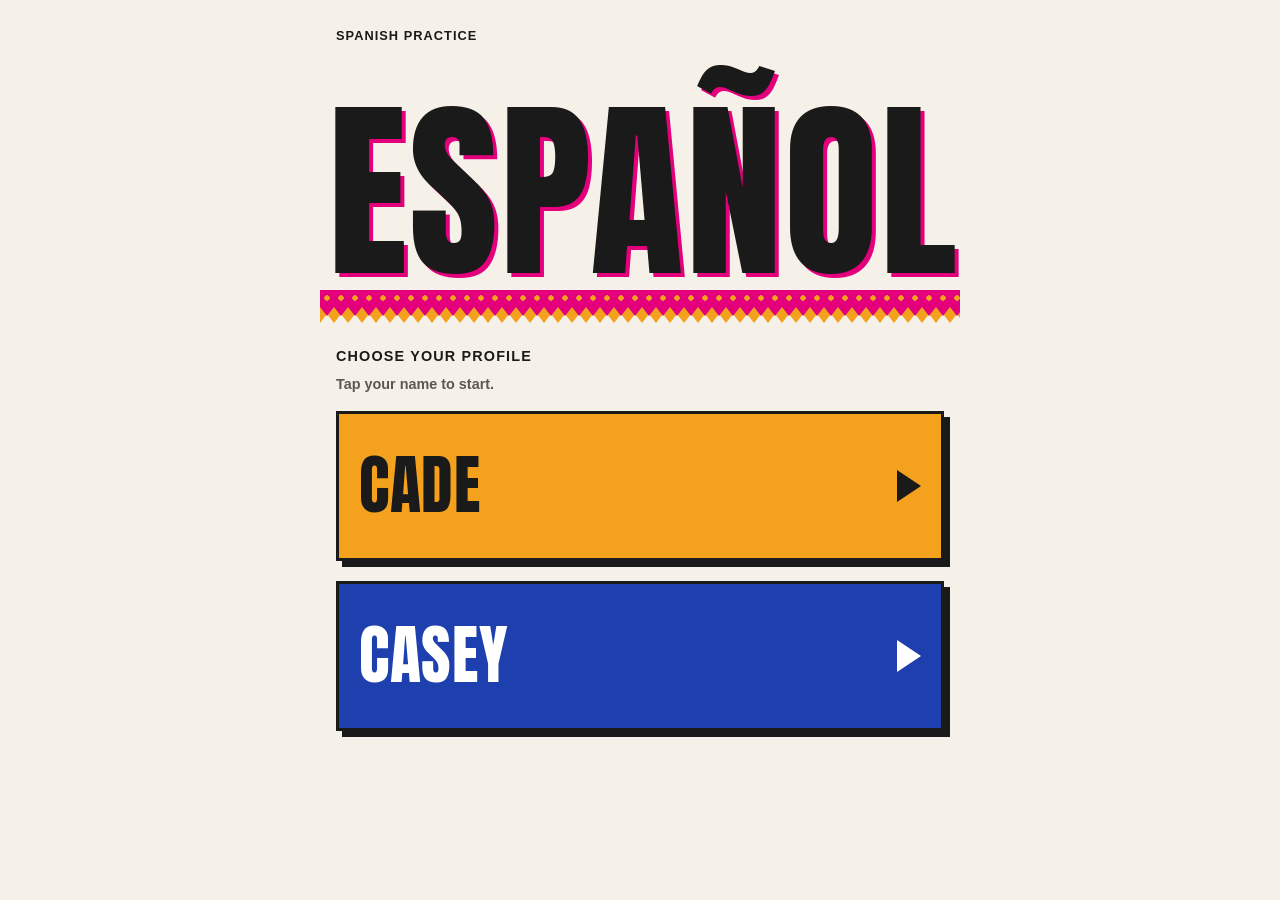
<file: index.html>
<!doctype html>
<html lang="en">
<head>
  <meta charset="utf-8">
  <meta name="viewport" content="width=device-width, initial-scale=1, viewport-fit=cover">
  <meta name="apple-mobile-web-app-capable" content="yes">
  <meta name="mobile-web-app-capable" content="yes">
  <meta name="apple-mobile-web-app-title" content="Español">
  <meta name="theme-color" content="#F6F1E8">
  <link rel="manifest" href="manifest.webmanifest">
  <!-- The Home Screen icon for iPhone and iPad. iOS keeps the icon from the day of "Add to Home Screen".
       The source is icons/icon.svg. The Mac takes its Dock icon from the manifest. -->
  <link rel="apple-touch-icon" sizes="180x180" href="icons/apple-touch-icon.png">
  <link rel="icon" type="image/png" sizes="32x32" href="icons/favicon-32.png">
  <link rel="preload" href="fonts/anton-latin-400-normal.woff2" as="font" type="font/woff2" crossorigin>
  <link rel="stylesheet" href="css/styles.css">
  <title>Spanish practice</title>
</head>
<body>
<main>
  <!-- Shows when Safari cannot save data. -->
  <p id="banner-storage" class="banner" role="alert" data-t="storageBlocked" hidden></p>

  <!-- Screen 1: choose a profile. -->
  <section id="screen-profile" hidden>
    <h1 data-t="appTitle"></h1>
    <!-- Decorative masthead word and a strip of cut paper (CSS only). -->
    <p class="masthead-word" aria-hidden="true" lang="es">Español</p>
    <div class="papel-picado" aria-hidden="true"></div>
    <h2 data-t="chooseProfile"></h2>
    <p class="note" data-t="chooseProfileHint"></p>
    <div class="stack">
      <button type="button" class="big" data-profile="cade"></button>
      <button type="button" class="big" data-profile="casey"></button>
    </div>
  </section>

  <!-- Screen 2: list of lessons. -->
  <section id="screen-lessons" hidden>
    <header class="topbar">
      <div class="topbar-id">
        <h1 data-t="appTitle"></h1>
        <p id="lessons-profile" class="note"></p>
      </div>
      <button type="button" id="btn-settings" class="secondary" data-t="settings"></button>
    </header>
    <!-- Decorative masthead word and a strip of cut paper (CSS only). -->
    <p class="masthead-word" aria-hidden="true" lang="es">Español</p>
    <div class="papel-picado" aria-hidden="true"></div>
    <p id="lessons-status" class="status" role="status"></p>
    <button type="button" id="btn-retry" data-t="retry" hidden></button>
    <div id="lessons-list" class="stack"></div>
    <details id="lessons-problems" hidden>
      <summary id="lessons-problems-title"></summary>
      <div id="lessons-problems-body"></div>
    </details>
  </section>

  <!-- Screen 3: one lesson. -->
  <section id="screen-lesson" hidden>
    <button type="button" id="btn-lesson-back" class="secondary" data-t="back"></button>
    <h1 id="lesson-title"></h1>
    <p id="lesson-title-en" class="note"></p>
    <!-- runner.js draws the lesson here: start, exercises, and the end. -->
    <div id="lesson-runner"></div>
  </section>

  <!-- Screen 4: settings. -->
  <section id="screen-settings" hidden>
    <button type="button" id="btn-settings-back" class="secondary" data-t="back" hidden></button>
    <h1 data-t="settings"></h1>
    <p id="settings-notice" class="warn" hidden></p>

    <label for="sel-profile" data-t="profile"></label>
    <select id="sel-profile"></select>

    <label for="sel-lang" data-t="explanationLang"></label>
    <select id="sel-lang">
      <option value="en" data-t="langEnglish"></option>
      <option value="es" data-t="langSpanish"></option>
    </select>

    <label for="inp-key" data-t="azureKey"></label>
    <input id="inp-key" type="text" class="secret" autocomplete="off" autocapitalize="off"
           autocorrect="off" spellcheck="false">

    <label for="inp-region" data-t="azureRegion"></label>
    <input id="inp-region" type="text" autocomplete="off" autocapitalize="off"
           autocorrect="off" spellcheck="false">
    <p class="note" data-t="regionHint"></p>

    <div class="row">
      <button type="button" id="btn-save" data-t="save"></button>
      <button type="button" id="btn-delete-key" class="secondary" data-t="deleteKey"></button>
    </div>
    <p id="settings-status" class="status" role="status"></p>

    <h2 data-t="privacyTitle"></h2>
    <p data-t="privacyNote"></p>
    <p data-t="homeScreenTip"></p>

    <h2 data-t="backupTitle"></h2>
    <p class="note" data-t="backupHint"></p>
    <div class="row">
      <button type="button" id="btn-backup-save" class="secondary" data-t="backupSave"></button>
      <!-- A label opens the file chooser. This works on iPhone without a script. -->
      <label for="inp-backup-file" id="btn-backup-load" class="button secondary" data-t="backupLoad"></label>
    </div>
    <input id="inp-backup-file" type="file" accept=".json,application/json" class="visually-hidden">
    <div id="backup-confirm" class="confirm" hidden>
      <p data-t="backupConfirmReplace"></p>
      <div class="row">
        <button type="button" id="btn-backup-yes" data-t="backupConfirmYes"></button>
        <button type="button" id="btn-backup-no" class="secondary" data-t="cancel"></button>
      </div>
    </div>
    <p id="backup-status" class="status" role="status"></p>
  </section>
</main>

<script src="js/config.js"></script>
<script src="js/storage.js"></script>
<script src="js/text.js"></script>
<script src="js/lessons.js"></script>
<script src="js/vendor/microsoft.cognitiveservices.speech.sdk.bundle-min.js"></script>
<script src="js/audio.js"></script>
<script src="js/speech.js"></script>
<script src="js/score-view.js"></script>
<script src="js/ex-listen-choose.js"></script>
<script src="js/ex-listen-type.js"></script>
<script src="js/ex-repeat.js"></script>
<script src="js/ex-read-aloud.js"></script>
<script src="js/runner.js"></script>
<script src="js/app.js"></script>
</body>
</html>
</file>
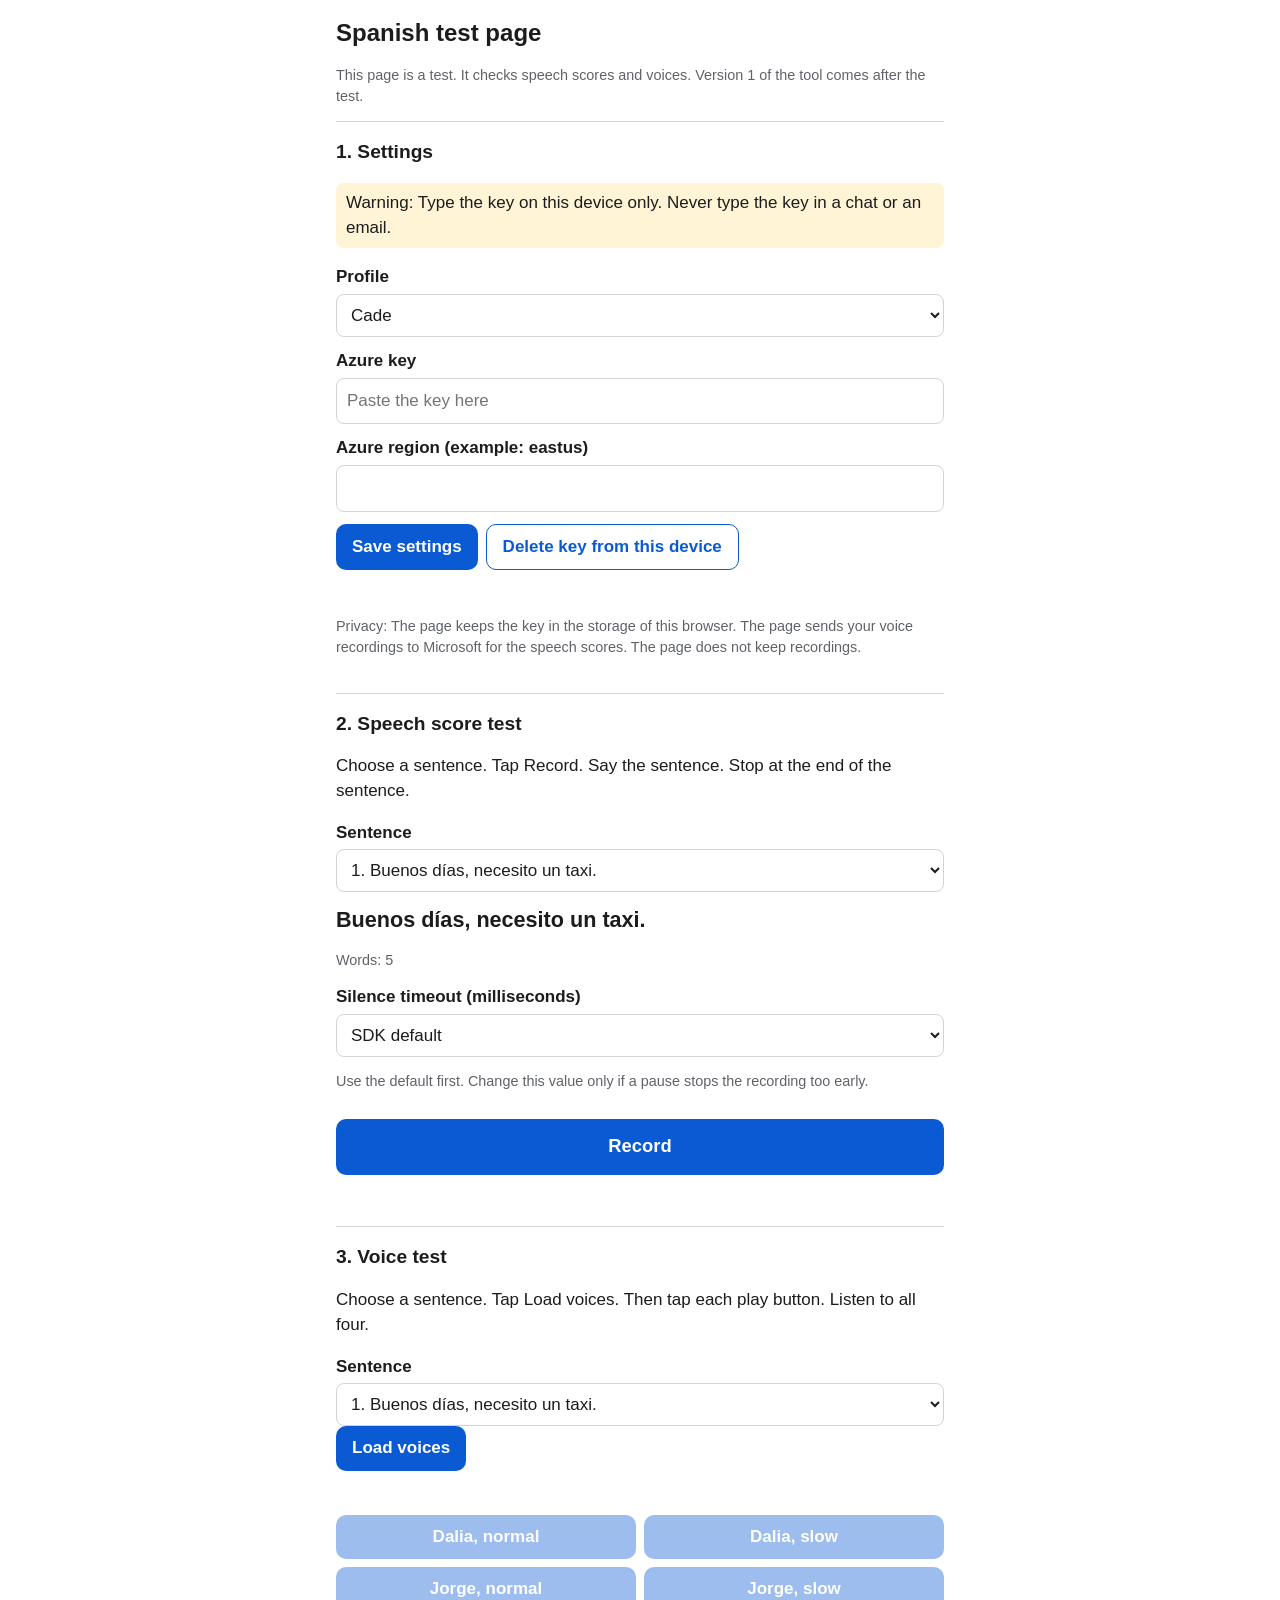
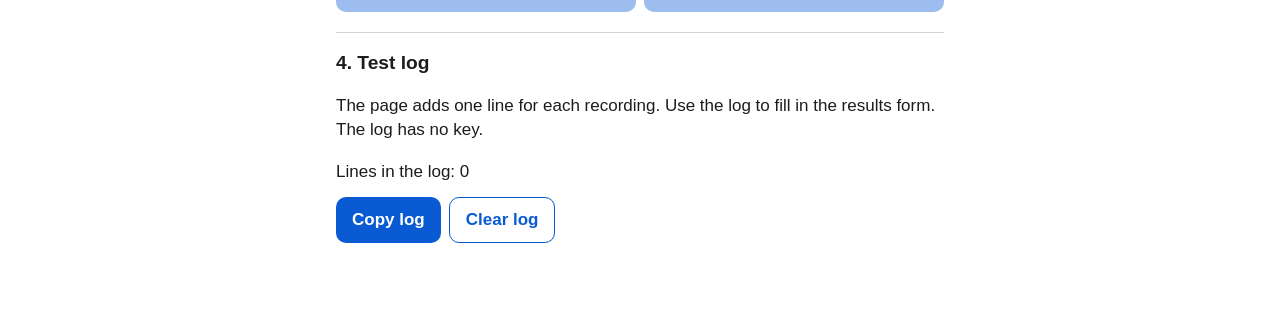
<file: test/index.html>
<!DOCTYPE html>
<html lang="en">
<head>
  <meta charset="utf-8">
  <meta name="viewport" content="width=device-width, initial-scale=1, viewport-fit=cover">
  <title>Spanish test page</title>
  <meta name="apple-mobile-web-app-capable" content="yes">
  <meta name="mobile-web-app-capable" content="yes">
  <meta name="apple-mobile-web-app-title" content="Spanish test">
  <meta name="apple-mobile-web-app-status-bar-style" content="default">
  <link rel="stylesheet" href="test.css">
</head>
<body>
  <main>
    <h1>Spanish test page</h1>
    <p class="note">This page is a test. It checks speech scores and voices. Version 1 of the tool comes after the test.</p>

    <!-- SETTINGS -->
    <section id="settings">
      <h2>1. Settings</h2>
      <p class="warn">Warning: Type the key on this device only. Never type the key in a chat or an email.</p>
      <label for="profile">Profile</label>
      <select id="profile">
        <option value="cade">Cade</option>
        <option value="casey">Casey</option>
      </select>

      <label for="azureKey">Azure key</label>
      <input id="azureKey" type="password" autocomplete="off" autocapitalize="off" autocorrect="off" spellcheck="false">

      <label for="azureRegion">Azure region (example: eastus)</label>
      <input id="azureRegion" type="text" autocomplete="off" autocapitalize="off" autocorrect="off" spellcheck="false">

      <div class="row">
        <button id="saveSettings" type="button">Save settings</button>
        <button id="clearKey" type="button" class="secondary">Delete key from this device</button>
      </div>
      <p id="settingsStatus" class="status" role="status"></p>
      <p class="note">Privacy: The page keeps the key in the storage of this browser. The page sends your voice recordings to Microsoft for the speech scores. The page does not keep recordings.</p>
    </section>

    <!-- FUNCTION 1: SPEECH SCORE -->
    <section id="scoreTest">
      <h2>2. Speech score test</h2>
      <p>Choose a sentence. Tap Record. Say the sentence. Stop at the end of the sentence.</p>

      <label for="sentence">Sentence</label>
      <select id="sentence"></select>

      <p id="sentenceText" class="sentence" lang="es-MX"></p>
      <p id="sentenceCount" class="note"></p>

      <label for="silenceMs">Silence timeout (milliseconds)</label>
      <select id="silenceMs">
        <option value="">SDK default</option>
        <option value="1000">1000</option>
        <option value="2000">2000</option>
        <option value="3000">3000</option>
      </select>
      <p class="note">Use the default first. Change this value only if a pause stops the recording too early.</p>

      <button id="recordBtn" type="button" class="big">Record</button>
      <p id="recordStatus" class="status" role="status"></p>
      <p id="busy" class="busy" hidden>Waiting for the result from Azure…</p>

      <div id="resultBox" hidden>
        <h3>Result</h3>
        <p id="verdict" class="verdict"></p>
        <p id="scoreWarning" class="warn" hidden></p>
        <table class="scores">
          <tbody>
            <tr><th>Pronunciation score</th><td id="sPron">-</td></tr>
            <tr><th>Accuracy</th><td id="sAcc">-</td></tr>
            <tr><th>Fluency</th><td id="sFlu">-</td></tr>
            <tr><th>Completeness</th><td id="sCom">-</td></tr>
            <tr><th>Omitted words</th><td id="sOmit">-</td></tr>
            <tr><th>Inserted words</th><td id="sIns">-</td></tr>
            <tr><th>Words in the sentence</th><td id="sWords">-</td></tr>
            <tr><th>Time: tap to result</th><td id="tTotal">-</td></tr>
            <tr><th>Time: end of speech to result</th><td id="tWait">-</td></tr>
            <tr><th>Length of audio</th><td id="tAudio">-</td></tr>
          </tbody>
        </table>
        <p class="note">Pass rule in this test: accuracy 75 or more, fluency 70 or more, and no omitted word.</p>

        <h3>Words</h3>
        <p class="note">Green is 80 or more. Yellow is 60 to 79. Red is less than 60. Tap a word to see its score.</p>
        <div id="words" class="words"></div>
        <p id="wordDetail" class="status" role="status"></p>

        <h3>Text that Azure heard</h3>
        <p id="heard" lang="es-MX"></p>

        <details>
          <summary>All results from Azure (raw)</summary>
          <pre id="rawJson"></pre>
        </details>
      </div>
    </section>

    <!-- FUNCTION 2: VOICES -->
    <section id="voiceTest">
      <h2>3. Voice test</h2>
      <p>Choose a sentence. Tap Load voices. Then tap each play button. Listen to all four.</p>

      <label for="voiceSentence">Sentence</label>
      <select id="voiceSentence"></select>

      <button id="loadVoices" type="button">Load voices</button>
      <p id="voiceStatus" class="status" role="status"></p>

      <div class="grid">
        <button type="button" class="play" data-voice="es-MX-DaliaNeural" data-rate="1" disabled>Dalia, normal</button>
        <button type="button" class="play" data-voice="es-MX-DaliaNeural" data-rate="0.85" disabled>Dalia, slow</button>
        <button type="button" class="play" data-voice="es-MX-JorgeNeural" data-rate="1" disabled>Jorge, normal</button>
        <button type="button" class="play" data-voice="es-MX-JorgeNeural" data-rate="0.85" disabled>Jorge, slow</button>
      </div>
      <audio id="player" playsinline></audio>
    </section>

    <!-- LOG -->
    <section id="logSection">
      <h2>4. Test log</h2>
      <p>The page adds one line for each recording. Use the log to fill in the results form. The log has no key.</p>
      <p id="logCount" class="status"></p>
      <div class="row">
        <button id="copyLog" type="button">Copy log</button>
        <button id="clearLog" type="button" class="secondary">Clear log</button>
      </div>
      <textarea id="logText" rows="6" readonly hidden></textarea>
      <p id="logStatus" class="status" role="status"></p>
    </section>
  </main>

  <script src="../js/vendor/microsoft.cognitiveservices.speech.sdk.bundle-min.js"></script>
  <script src="test.js"></script>
</body>
</html>
</file>
<file: css/styles.css>
/* Spanish practice - styles. Plain CSS, no framework.

   The look is a Mexican poster: a lucha libre bill and a hand-painted shop sign.
   Large condensed capitals, hard edges, flat color, and cheap-print offsets.
   The tool has one color scheme: ink on paper. It has no dark mode.

   Loud type (the display font) is only for these places:
   the profile screen, the lesson list, the lesson title, the Begin view,
   the result verdict, the score numbers, the end view, and the Settings heading.
   Exercise screens stay clean and use the system font. */

/* The display font. The file is in fonts/. The tool loads no font from another site. */
@font-face {
  font-family: "Anton";
  font-style: normal;
  font-weight: 400;
  font-display: swap;
  src: url(../fonts/anton-latin-400-normal.woff2) format("woff2");
}

/* Colors.
   Green, yellow, and red keep their meaning: pass, fail, and word scores.
   Never use them for decoration.
   Text on rosa and on cobalt is white. Text on marigold and on paper is ink. */
:root {
  color-scheme: light;
  --paper: #F6F1E8;       /* page background; the same as the picture backgrounds */
  --ink: #1A1A1A;         /* text, borders, primary buttons */
  --rosa: #E4007C;        /* rosa mexicano: bars, strip, accents, print offset */
  --marigold: #F4A11D;    /* cempasuchil: bars, Begin button, Cade block */
  --cobalt: #1E40AF;      /* bars, Casey block, focus ring */
  --muted: #5B5650;       /* secondary text on paper */
  --green: #1E8E3E;       /* meaning: pass, word score 80 or more */
  --yellow: #F2B600;      /* meaning: word score 60 to 79 */
  --red: #D93025;         /* meaning: fail, word score below 60 */
  --warn-bg: #FFE9A8;     /* warning boxes: a tint of marigold */
  --ink-faint: rgba(26, 26, 26, 0.15);
  --font-display: "Anton", Impact, "Arial Narrow Bold", sans-serif;
}

/* ---------- Base ---------- */

* { box-sizing: border-box; }

html { -webkit-text-size-adjust: 100%; background: var(--paper); }

[hidden] { display: none !important; }

body {
  margin: 0;
  background: var(--paper);
  color: var(--ink);
  /* Bold system font. Body text is 600. Headings, buttons, and labels are 700 or more. */
  font: 600 17px/1.45 -apple-system, BlinkMacSystemFont, "Segoe UI", Roboto, sans-serif;
  padding: env(safe-area-inset-top) env(safe-area-inset-right) env(safe-area-inset-bottom) env(safe-area-inset-left);
}

/* The masthead, the strip, and the lesson bars use negative margins to reach the screen edges.
   The clip stops a sideways scroll if a font loads late. */
main {
  max-width: 640px;
  margin: 0 auto;
  padding: 16px;
  overflow-x: clip;
}

h1, h2 { margin: 0; }
p { margin: 8px 0; }
a { color: var(--cobalt); font-weight: 700; }

/* A clear focus ring for keyboard and switch users. */
:focus-visible { outline: 3px solid var(--cobalt); outline-offset: 2px; }

.note { color: var(--muted); font-size: 0.9rem; font-weight: 600; }
.status { min-height: 1.4em; margin: 8px 0 0; }
.status.error { color: var(--red); font-weight: 700; }

/* Warning boxes: a marigold tint with a hard ink edge on the left. */
.warn, .banner, .lt-info {
  background: var(--warn-bg);
  padding: 10px 12px;
  border-left: 2px solid var(--ink);
}
.banner { font-weight: 700; }

.confirm {
  margin-top: 12px;
  padding: 12px;
  border: 2px solid var(--ink);
  background: var(--paper);
}
.confirm p { margin-top: 0; }

.stack { display: flex; flex-direction: column; gap: 12px; margin-top: 16px; }
.row { display: flex; flex-wrap: wrap; gap: 8px; margin-top: 12px; }

/* Hide an element on screen but keep it usable. */
.visually-hidden {
  position: absolute; width: 1px; height: 1px; padding: 0; margin: -1px;
  overflow: hidden; clip: rect(0 0 0 0); white-space: nowrap; border: 0;
}

/* ---------- Buttons and inputs ---------- */

/* Primary button: ink fill, paper text, and a hard rosa shadow.
   A pressed button moves 2 px down and right, and the shadow shrinks.
   The :where wrapper gives these rules no weight, so each variant below can change them. */
:where(button, label.button) {
  -webkit-appearance: none;
  appearance: none;
  -webkit-tap-highlight-color: transparent;
  font: inherit;
  font-size: 0.95rem;
  font-weight: 700;
  text-transform: uppercase;
  letter-spacing: 0.06em;
  min-height: 48px;
  padding: 10px 18px;
  border: 2px solid var(--ink);
  border-radius: 0;
  background: var(--ink);
  color: var(--paper);
  box-shadow: 3px 3px 0 var(--rosa);
  cursor: pointer;
  touch-action: manipulation;
}
:where(button:active, label.button:active) {
  transform: translate(2px, 2px);
  box-shadow: 1px 1px 0 var(--rosa);
}
@media (hover: hover) {
  :where(button:hover:not(:disabled), label.button:hover) { background: var(--rosa); color: #FFFFFF; }
}

/* Secondary button: an ink outline and no shadow. */
button.secondary, label.button.secondary {
  background: transparent;
  color: var(--ink);
  box-shadow: none;
}
@media (hover: hover) {
  button.secondary:hover:not(:disabled), label.button.secondary:hover { background: var(--ink-faint); color: var(--ink); }
}
button.secondary:active:not(:disabled), label.button.secondary:active {
  background: var(--ink);
  color: var(--paper);
  transform: none;
  box-shadow: none;
}

button:disabled { opacity: 0.4; cursor: default; box-shadow: none; transform: none; }

/* A label that looks like a button. It opens the file chooser. */
label.button { display: inline-flex; align-items: center; justify-content: center; margin: 0; }

/* Small buttons: Back, Settings, and Exercises. */
#btn-lesson-back, #btn-settings-back, #btn-settings, .run-head button {
  min-height: 40px;
  padding: 4px 12px;
  font-size: 0.8rem;
}

/* Inputs: paper, a hard ink edge, no rounded corners. 17 px or more stops the zoom on iPhone. */
input, select {
  -webkit-appearance: none;
  appearance: none;
  width: 100%;
  font: inherit;
  font-size: 17px;
  padding: 10px;
  min-height: 48px;
  border: 2px solid var(--ink);
  border-radius: 0;
  background-color: var(--paper);
  color: var(--ink);
}
input:focus, select:focus { border-color: var(--cobalt); }

/* The arrow of a select box. Two gradients draw a small ink triangle. */
select {
  padding-right: 44px;
  background-image: linear-gradient(45deg, transparent 50%, var(--ink) 50%), linear-gradient(135deg, var(--ink) 50%, transparent 50%);
  background-position: calc(100% - 23px) 50%, calc(100% - 17px) 50%;
  background-size: 6px 6px, 6px 6px;
  background-repeat: no-repeat;
}

/* A text input that hides the characters. Safari then offers no password autofill. */
input.secret { -webkit-text-security: disc; }

/* ---------- Type ---------- */

/* Kicker: a small line of tracked capitals. */
.kicker,
h2,
label:not(.button),
.run-count,
.sv-main-label,
.sv-small-label,
.sv-words-title,
#screen-profile h1,
.topbar h1,
#lessons-profile {
  font-size: 0.8rem;
  font-weight: 700;
  text-transform: uppercase;
  letter-spacing: 0.08em;
  line-height: 1.3;
}
h2 { font-size: 0.9rem; margin: 24px 0 8px; }
label:not(.button) { display: block; margin: 16px 0 4px; }

/* Display type: large condensed capitals. Use it only in the places that the top comment lists. */
.display,
.masthead-word,
#lesson-title,
#screen-settings h1,
#screen-profile button.big,
.lesson-item .lesson-title,
.run-verdict,
.sv-main-number,
.sv-small-number,
.run-jump-num,
#lesson-runner > h2:first-child,
#lesson-runner > .row:not(.run-nav):not(.run-audio) > button:not(.secondary) {
  font-family: var(--font-display);
  font-weight: 400;
  font-synthesis: none;
  text-transform: uppercase;
  letter-spacing: 0.01em;
  line-height: 0.92;
}

/* ---------- Papel picado and the masthead ---------- */

/* The masthead word. The size makes the ink of the word span the width from the left gutter
   to the right edge of the screen, with 4 px left for the print offset.
   The ink of ESPAÑOL is 3.205 em wide. The negative margin hides the left side bearing.
   The top margin keeps room for the tilde of the letter Ñ. */
.masthead-word {
  margin: 0.3em 0 0 -0.04em;
  font-size: clamp(64px, calc((100vw - 20px) / 3.205), 193px);
  white-space: nowrap;
  color: var(--ink);
  text-shadow: 4px 4px 0 var(--rosa);
}

/* Papel picado: a strip of cut paper. The zigzag edge uses clip-path.
   The round holes use a mask. The marigold strip sits behind the rosa strip, half a tooth apart.
   A script made the two polygons. Each tooth is 14 px wide. 47 teeth cover 658 px. */
.papel-picado {
  --zig-rosa: polygon(0 0, 658px 0, 658px 17px, 651px 26px, 644px 17px, 637px 26px, 630px 17px, 623px 26px, 616px 17px, 609px 26px, 602px 17px, 595px 26px, 588px 17px, 581px 26px, 574px 17px, 567px 26px, 560px 17px, 553px 26px, 546px 17px, 539px 26px, 532px 17px, 525px 26px, 518px 17px, 511px 26px, 504px 17px, 497px 26px, 490px 17px, 483px 26px, 476px 17px, 469px 26px, 462px 17px, 455px 26px, 448px 17px, 441px 26px, 434px 17px, 427px 26px, 420px 17px, 413px 26px, 406px 17px, 399px 26px, 392px 17px, 385px 26px, 378px 17px, 371px 26px, 364px 17px, 357px 26px, 350px 17px, 343px 26px, 336px 17px, 329px 26px, 322px 17px, 315px 26px, 308px 17px, 301px 26px, 294px 17px, 287px 26px, 280px 17px, 273px 26px, 266px 17px, 259px 26px, 252px 17px, 245px 26px, 238px 17px, 231px 26px, 224px 17px, 217px 26px, 210px 17px, 203px 26px, 196px 17px, 189px 26px, 182px 17px, 175px 26px, 168px 17px, 161px 26px, 154px 17px, 147px 26px, 140px 17px, 133px 26px, 126px 17px, 119px 26px, 112px 17px, 105px 26px, 98px 17px, 91px 26px, 84px 17px, 77px 26px, 70px 17px, 63px 26px, 56px 17px, 49px 26px, 42px 17px, 35px 26px, 28px 17px, 21px 26px, 14px 17px, 7px 26px, 0 17px);
  --zig-gold: polygon(-7px 0, 672px 0, 665px 24px, 658px 33px, 651px 24px, 644px 33px, 637px 24px, 630px 33px, 623px 24px, 616px 33px, 609px 24px, 602px 33px, 595px 24px, 588px 33px, 581px 24px, 574px 33px, 567px 24px, 560px 33px, 553px 24px, 546px 33px, 539px 24px, 532px 33px, 525px 24px, 518px 33px, 511px 24px, 504px 33px, 497px 24px, 490px 33px, 483px 24px, 476px 33px, 469px 24px, 462px 33px, 455px 24px, 448px 33px, 441px 24px, 434px 33px, 427px 24px, 420px 33px, 413px 24px, 406px 33px, 399px 24px, 392px 33px, 385px 24px, 378px 33px, 371px 24px, 364px 33px, 357px 24px, 350px 33px, 343px 24px, 336px 33px, 329px 24px, 322px 33px, 315px 24px, 308px 33px, 301px 24px, 294px 33px, 287px 24px, 280px 33px, 273px 24px, 266px 33px, 259px 24px, 252px 33px, 245px 24px, 238px 33px, 231px 24px, 224px 33px, 217px 24px, 210px 33px, 203px 24px, 196px 33px, 189px 24px, 182px 33px, 175px 24px, 168px 33px, 161px 24px, 154px 33px, 147px 24px, 140px 33px, 133px 24px, 126px 33px, 119px 24px, 112px 33px, 105px 24px, 98px 33px, 91px 24px, 84px 33px, 77px 24px, 70px 33px, 63px 24px, 56px 33px, 49px 24px, 42px 33px, 35px 24px, 28px 33px, 21px 24px, 14px 33px, 7px 24px, 0px 33px, -7px 24px);
  position: relative;
  height: 33px;
  margin: 10px -16px 0;
}
.papel-picado::before,
.papel-picado::after {
  content: "";
  position: absolute;
  top: 0;
  left: 0;
  right: 0;
}
.papel-picado::before {
  height: 33px;
  background: var(--marigold);
  -webkit-clip-path: var(--zig-gold);
  clip-path: var(--zig-gold);
}
.papel-picado::after {
  height: 26px;
  background: var(--rosa);
  -webkit-clip-path: var(--zig-rosa);
  clip-path: var(--zig-rosa);
  -webkit-mask-image: radial-gradient(circle at 7px 8px, transparent 2.5px, #000 3px);
  mask-image: radial-gradient(circle at 7px 8px, transparent 2.5px, #000 3px);
  -webkit-mask-size: 14px 100%;
  mask-size: 14px 100%;
  -webkit-mask-repeat: repeat-x;
  mask-repeat: repeat-x;
}

/* ---------- Profile screen ---------- */

#screen-profile h1 { margin-top: 12px; }
#screen-profile h2 { margin: 24px 0 4px; }
#screen-profile .stack { gap: 20px; margin-top: 16px; }

/* Two blocks of flat color with a hard ink shadow. They are equal choices.
   They grow with the screen height, so the poster fills a tall phone. */
#screen-profile button.big {
  position: relative;
  width: 100%;
  min-height: clamp(112px, 17vh, 150px);
  padding: 8px 20px;
  border: 3px solid var(--ink);
  font-size: 64px;
  text-align: left;
  box-shadow: 6px 6px 0 var(--ink);
}
/* A solid triangle on the right shows that the block is a button. */
#screen-profile button.big::after {
  content: "";
  position: absolute;
  top: 50%;
  right: 20px;
  margin-top: -16px;
  border-style: solid;
  border-width: 16px 0 16px 24px;
  border-color: transparent transparent transparent currentColor;
}
#screen-profile button.big[data-profile="cade"] { background: var(--marigold); color: var(--ink); }
#screen-profile button.big[data-profile="casey"] { background: var(--cobalt); color: #FFFFFF; }
@media (hover: hover) {
  #screen-profile button.big:hover { transform: translate(-1px, -1px); box-shadow: 7px 7px 0 var(--ink); }
}
#screen-profile button.big:active { transform: translate(4px, 4px); box-shadow: 2px 2px 0 var(--ink); }

/* ---------- Lesson list ---------- */

/* The kicker row: the app title and the profile on the left, the Settings button on the right. */
.topbar { display: flex; justify-content: space-between; align-items: center; gap: 12px; }
.topbar-id { display: flex; flex-wrap: wrap; align-items: baseline; gap: 0 0.3em; min-width: 0; }
.topbar h1 { margin: 0; }
/* The dot hangs at the end of the title. If the row wraps, the dot does not start the second line. */
.topbar h1::after { content: " \00B7"; }
#lessons-profile { margin: 0; color: var(--muted); }
#btn-settings { flex: 0 0 auto; }

#lessons-status { margin: 10px 0 0; }
#lessons-status:empty { min-height: 0; margin: 0; }
#btn-retry { margin-top: 12px; }

/* The lesson bars reach both screen edges. An ink rule separates them. */
#lessons-list {
  gap: 0;
  margin: 12px -16px 0;
  border-top: 3px solid var(--ink);
}
button.lesson-item {
  display: block;
  width: 100%;
  min-height: 72px;
  padding: 14px 16px;
  border: 0;
  border-bottom: 3px solid var(--ink);
  text-align: left;
  font-size: 1rem;
  font-weight: 600;
  letter-spacing: 0;
  text-transform: none;
  box-shadow: none;
}
/* The colors cycle: marigold, cobalt, rosa. */
#lessons-list > .lesson-item:nth-child(3n+1) { background: var(--marigold); color: var(--ink); }
#lessons-list > .lesson-item:nth-child(3n+2) { background: var(--cobalt); color: #FFFFFF; }
#lessons-list > .lesson-item:nth-child(3n) { background: var(--rosa); color: #FFFFFF; }
button.lesson-item:active { transform: none; box-shadow: inset 0 0 0 4px var(--ink); }
@media (hover: hover) { button.lesson-item:hover { filter: brightness(1.07); } }

/* A title can wrap to two lines. The line height is a little more than the display style,
   so the accent marks of a capital letter do not touch the line above. */
.lesson-item .lesson-title { display: block; font-size: 1.75rem; line-height: 1.12; }
.lesson-item .lesson-title-en { display: block; margin-top: 2px; font-size: 0.95rem; opacity: 0.85; }
/* The meta line is a kicker: small tracked capitals. */
.lesson-item .lesson-meta { display: block; margin-top: 6px; font-size: 0.75rem; font-weight: 700; letter-spacing: 0.06em; line-height: 1.3; text-transform: uppercase; }
/* White on rosa has a contrast of only 4.6 to 1. A faded subtitle would be too faint there. */
#lessons-list > .lesson-item:nth-child(3n) .lesson-title-en { opacity: 1; }

details { margin-top: 20px; }
summary { cursor: pointer; font-weight: 700; min-height: 44px; display: flex; align-items: center; text-decoration: underline; }
.problem-file { font-weight: 700; margin: 12px 0 4px; word-break: break-word; }
.problem-list { margin: 0; padding-left: 20px; font-size: 0.9rem; }

/* ---------- Lesson screen ---------- */

#lesson-title {
  margin: 16px 0 0;
  padding-bottom: 6px;
  border-bottom: 3px solid var(--ink);
  font-size: 2.25rem;
  line-height: 1.12;
}
#lesson-title-en { margin: 8px 0 0; }

/* The loud buttons: Start, Begin, Retry, Go to Settings, Back to exercise N, and Do it again.
   Each is a full-width marigold block with a hard rosa shadow. */
#lesson-runner > .row:not(.run-nav):not(.run-audio) > button:not(.secondary) {
  flex: 1 1 100%;
  min-height: 64px;
  padding: 8px 18px;
  border: 3px solid var(--ink);
  background: var(--marigold);
  color: var(--ink);
  font-size: 2rem;
  box-shadow: 4px 4px 0 var(--rosa);
}
@media (hover: hover) {
  #lesson-runner > .row:not(.run-nav):not(.run-audio) > button:not(.secondary):hover {
    background: var(--marigold);
    color: var(--ink);
    transform: translate(-1px, -1px);
    box-shadow: 5px 5px 0 var(--rosa);
  }
}
#lesson-runner > .row:not(.run-nav):not(.run-audio) > button:not(.secondary):active {
  transform: translate(3px, 3px);
  box-shadow: 1px 1px 0 var(--rosa);
}

/* The end view heading. */
#lesson-runner > h2:first-child { margin: 24px 0 8px; font-size: 2.5rem; line-height: 1.1; }

/* The exercise grid: squares with a hard ink edge. */
.run-jump-grid { display: grid; grid-template-columns: repeat(auto-fill, minmax(64px, 1fr)); gap: 8px; margin-top: 8px; }
button.run-jump {
  position: relative;
  display: flex;
  flex-direction: column;
  align-items: center;
  justify-content: flex-start;
  gap: 2px;
  min-height: 72px;
  padding: 8px 4px 6px;
  background: var(--paper);
  letter-spacing: 0;
  text-transform: none;
  line-height: 1.1;
}
.run-jump-num { font-size: 1.6rem; }
.run-jump-type { font-size: 0.7rem; font-weight: 700; text-align: center; overflow-wrap: anywhere; }
button.run-jump-passed { border: 3px solid var(--green); }
.run-jump-check { position: absolute; top: 1px; right: 4px; font-size: 0.8rem; font-weight: 800; color: var(--green); }
button.run-jump:active .run-jump-check { color: var(--paper); }
/* The current exercise: a rosa outline and a marigold tint. */
button.run-jump-current { outline: 3px solid var(--rosa); outline-offset: 1px; background: var(--warn-bg); }
button.run-jump-current:active { background: var(--ink); }

/* ---------- Exercise screens: clean, with the system font ---------- */

.run-head { display: flex; justify-content: space-between; align-items: center; gap: 8px; margin: 12px 0 8px; }
.run-count { margin: 0; color: var(--muted); }
.run-head button { flex: 0 0 auto; }

.run-bar { height: 6px; background: var(--ink-faint); overflow: hidden; }
.run-bar-fill { height: 100%; background: var(--rosa); }

.run-audio { margin-top: 16px; }
.run-audio button { flex: 1 1 140px; }

.run-area { margin-top: 16px; }

.run-english { margin-top: 16px; }
.run-english-text { margin: 0; padding: 10px 12px; border-left: 4px solid var(--ink); background: rgba(26, 26, 26, 0.06); }

/* The result panel. The verdict is a band across the top: green for a pass, red for a fail. */
.run-result {
  margin-top: 16px;
  padding: 12px 14px;
  border: 3px solid var(--ink);
  background: var(--paper);
}
.run-result p { margin: 6px 0; }
/* The verdict band: display capitals in white on green or red. */
.run-result .run-verdict {
  margin: -12px -14px 10px;
  padding: 10px 14px 8px;
  font-size: 1.6rem;
  color: #FFFFFF;
}
.run-result .run-pass { background: var(--green); }
.run-result .run-fail { background: var(--red); }
/* If the verdict is the only line, the band fills the whole panel. */
.run-result .run-verdict:last-child { margin-bottom: -12px; }
.run-spanish { font-size: 1.3rem; font-weight: 800; }

.run-nav button { flex: 1 1 140px; }

/* The optional picture of an exercise (js/runner.js). */
.run-image { display: block; width: 60%; max-width: 240px; aspect-ratio: 1 / 1; object-fit: contain; margin: 12px auto 0; }

/* ---------- Score view (js/score-view.js) ---------- */

.sv-root { margin-top: 12px; }
.sv-main { text-align: center; margin: 8px 0; }
.sv-main-number { display: block; font-size: 4.5rem; line-height: 0.9; text-shadow: 3px 3px 0 var(--ink); }
.sv-main.sv-green .sv-main-number { color: var(--green); }
.sv-main.sv-yellow .sv-main-number { color: var(--yellow); }
.sv-main.sv-red .sv-main-number { color: var(--red); }
.sv-main-label { display: block; margin-top: 8px; color: var(--muted); }
.sv-small-row { display: flex; justify-content: center; gap: 28px; margin: 8px 0 16px; }
.sv-small { text-align: center; }
.sv-small-number { display: block; font-size: 1.8rem; color: var(--ink); }
.sv-small-label { display: block; margin-top: 2px; color: var(--muted); }
.sv-words-title { margin: 12px 0 6px; }
.sv-words { display: flex; flex-wrap: wrap; gap: 6px; }

/* The word buttons keep the system font and the normal case. */
button.sv-word {
  min-height: 44px;
  padding: 6px 12px;
  border: 2px solid transparent;
  background: var(--ink-faint);
  color: var(--ink);
  font-size: 1rem;
  font-weight: 700;
  letter-spacing: 0;
  text-transform: none;
  box-shadow: none;
}
button.sv-word:active { transform: none; }
button.sv-word.sv-green { background: var(--green); color: #FFFFFF; }
button.sv-word.sv-yellow { background: var(--yellow); color: #1C1C1E; }
button.sv-word.sv-red { background: var(--red); color: #FFFFFF; }
button.sv-word.sv-omitted { text-decoration: line-through; border-color: var(--ink); }
button.sv-word.sv-inserted { border-style: dashed; border-color: var(--ink); }
button.sv-word.sv-selected { outline: 3px solid var(--rosa); outline-offset: 2px; }
.sv-detail { min-height: 1.4em; margin: 8px 0; font-weight: 700; }
.sv-legend { display: flex; flex-wrap: wrap; gap: 12px; color: var(--muted); font-size: 0.85rem; }
.sv-legend-item { display: inline-flex; align-items: center; gap: 4px; }
.sv-swatch { display: inline-block; width: 12px; height: 12px; border: 1px solid var(--ink); }
.sv-swatch.sv-green { background: var(--green); }
.sv-swatch.sv-yellow { background: var(--yellow); }
.sv-swatch.sv-red { background: var(--red); }
.sv-error { color: var(--red); font-weight: 700; }

/* The "Hear it" and "Slow" buttons under the word detail line (js/score-view.js). */
.sv-hear { display: flex; flex-wrap: wrap; gap: 8px; margin: 8px 0; }
.sv-hear button { min-height: 44px; }

/* The English gloss of a tapped word, under the detail line (js/score-view.js). */
.sv-gloss { margin: 4px 0; font-weight: 700; color: var(--ink); }

/* ---------- Listen and choose (js/ex-listen-choose.js) ---------- */

.lc-prompt { margin: 0 0 12px; color: var(--muted); }
.lc-grid { display: grid; grid-template-columns: 1fr 1fr; gap: 12px; }
button.lc-choice {
  position: relative;
  padding: 6px;
  min-height: 0;
  background: var(--paper);
  border: 2px solid var(--ink);
  box-shadow: none;
  cursor: pointer;
  line-height: 0;
}
button.lc-choice:active { transform: none; background: var(--paper); border-color: var(--cobalt); }
.lc-image { width: 100%; aspect-ratio: 1 / 1; object-fit: contain; display: block; pointer-events: none; }
button.lc-choice:disabled { cursor: default; opacity: 1; }
button.lc-choice.lc-wrong { opacity: 0.35; border-color: var(--red); }
.lc-wrong::after { content: "\2715"; position: absolute; top: 6px; right: 10px; font-size: 1.6rem; line-height: 1; color: var(--red); }
button.lc-choice.lc-correct { border-color: var(--green); border-width: 4px; }
.lc-correct::after { content: "\2713"; position: absolute; top: 6px; right: 10px; font-size: 1.8rem; line-height: 1; font-weight: 700; color: var(--green); }

/* ---------- Listen and type (js/ex-listen-type.js) ---------- */

.lt-prompt { margin: 0 0 12px; color: var(--muted); }
.lt-form { display: flex; gap: 8px; align-items: stretch; }
input.lt-input { flex: 1 1 auto; min-width: 0; width: auto; }
button.lt-check { flex: 0 0 auto; }
.lt-check:disabled, .lt-input:disabled { opacity: 0.6; cursor: default; }
.lt-feedback { margin-top: 12px; }
.lt-line { margin: 4px 0; }
.lt-line-label { color: var(--muted); }
.lt-line-value { font-weight: 800; }
.lt-info { margin: 6px 0; }

/* ---------- Record flow: repeat and read aloud (js/ex-repeat.js, js/ex-read-aloud.js) ---------- */

.rp-flow { display: flex; flex-direction: column; gap: 12px; margin-top: 16px; }
.rp-hint { margin: 0; }
/* The Record button is the main action of an exercise. It is large, but it keeps the system font. */
button.rp-record { width: 100%; min-height: 64px; font-size: 1.1rem; }
/* While the tool listens, the button turns red on paper. */
.rp-flow[data-state="listening"] .rp-record,
.rp-flow[data-state="processing"] .rp-record { background: var(--paper); color: var(--red); border: 2px solid var(--red); box-shadow: none; }
/* The busy spinner is the only round shape. */
.rp-busy { align-self: center; width: 28px; height: 28px; border: 4px solid var(--ink-faint); border-top-color: var(--rosa); border-radius: 50%; animation: rp-spin 0.9s linear infinite; }
@keyframes rp-spin { to { transform: rotate(360deg); } }
@media (prefers-reduced-motion: reduce) { .rp-busy { animation: none; border-right-color: var(--rosa); } }
.rp-status { text-align: center; }
.rp-result { margin-top: 4px; }
.ra-text { margin: 16px 0 0; font-size: 1.75rem; font-weight: 800; line-height: 1.3; text-align: center; overflow-wrap: anywhere; }

/* ---------- Settings ---------- */

#screen-settings h1 {
  margin: 16px 0 0;
  padding-bottom: 6px;
  border-bottom: 3px solid var(--ink);
  font-size: 2.25rem;
}
#screen-settings p.warn { margin-top: 16px; }
</file>
<file: test/test.css>
/* Spanish test page - styles. Plain CSS, no framework. */

:root {
  --bg: #ffffff;
  --fg: #1c1c1e;
  --muted: #5f6368;
  --line: #d0d4d9;
  --accent: #0a5bd3;
  --accent-fg: #ffffff;
  --green: #1e8e3e;
  --yellow: #f2b600;
  --red: #d93025;
  --warn-bg: #fff4d6;
}

@media (prefers-color-scheme: dark) {
  :root {
    --bg: #121212;
    --fg: #f1f1f1;
    --muted: #a8adb3;
    --line: #3a3d41;
    --accent: #5b9dff;
    --accent-fg: #0b0b0b;
    --warn-bg: #3b3115;
  }
}

* { box-sizing: border-box; }

html { -webkit-text-size-adjust: 100%; }

body {
  margin: 0;
  background: var(--bg);
  color: var(--fg);
  font: 17px/1.45 -apple-system, BlinkMacSystemFont, "Helvetica Neue", Arial, sans-serif;
  padding: env(safe-area-inset-top) env(safe-area-inset-right) env(safe-area-inset-bottom) env(safe-area-inset-left);
}

main {
  max-width: 640px;
  margin: 0 auto;
  padding: 16px;
}

h1 { font-size: 1.5rem; margin: 0 0 8px; }
h2 { font-size: 1.2rem; margin: 0 0 8px; }
h3 { font-size: 1.05rem; margin: 20px 0 6px; }

section {
  border-top: 1px solid var(--line);
  padding: 16px 0 20px;
}

label {
  display: block;
  margin: 12px 0 4px;
  font-weight: 600;
}

input, select, textarea {
  width: 100%;
  font: inherit; /* 17px or more stops zoom on iPhone */
  padding: 10px;
  border: 1px solid var(--line);
  border-radius: 8px;
  background: var(--bg);
  color: var(--fg);
}

textarea { font-family: ui-monospace, Menlo, monospace; font-size: 13px; margin-top: 8px; }

button {
  font: inherit;
  font-weight: 600;
  min-height: 44px;
  padding: 10px 16px;
  border: 0;
  border-radius: 10px;
  background: var(--accent);
  color: var(--accent-fg);
  cursor: pointer;
  touch-action: manipulation;
}

button.secondary {
  background: transparent;
  color: var(--accent);
  border: 1px solid var(--accent);
}

button.big { width: 100%; min-height: 56px; margin-top: 12px; font-size: 1.15rem; }
button.recording { background: var(--red); color: #ffffff; }
button:disabled { opacity: 0.4; cursor: default; }

.row { display: flex; flex-wrap: wrap; gap: 8px; margin-top: 12px; }
.grid { display: grid; grid-template-columns: 1fr 1fr; gap: 8px; margin-top: 12px; }

.note { color: var(--muted); font-size: 0.9rem; }
.status { min-height: 1.4em; margin: 8px 0 0; }
.status.error { color: var(--red); font-weight: 600; }
.warn { background: var(--warn-bg); padding: 8px 10px; border-radius: 8px; }

.sentence {
  font-size: 1.35rem;
  font-weight: 600;
  margin: 12px 0 2px;
}

.busy { font-weight: 600; }

.verdict { font-size: 1.15rem; font-weight: 700; }
.verdict.pass { color: var(--green); }
.verdict.fail { color: var(--red); }

table.scores { width: 100%; border-collapse: collapse; margin: 8px 0; }
table.scores th, table.scores td { text-align: left; padding: 6px 4px; border-bottom: 1px solid var(--line); font-weight: 400; }
table.scores td { font-weight: 700; text-align: right; }

.words { display: flex; flex-wrap: wrap; gap: 6px; }
.word {
  min-height: 40px;
  padding: 6px 10px;
  border-radius: 8px;
  border: 2px solid transparent;
  background: var(--line);
  color: var(--fg);
  font-weight: 600;
}
.word.green { background: var(--green); color: #ffffff; }
.word.yellow { background: var(--yellow); color: #1c1c1e; }
.word.red { background: var(--red); color: #ffffff; }
.word.omitted { text-decoration: line-through; border-color: var(--fg); }
.word.inserted { border-style: dashed; border-color: var(--fg); }

details { margin-top: 16px; }
pre {
  white-space: pre-wrap;
  word-break: break-word;
  font-size: 12px;
  background: var(--line);
  padding: 10px;
  border-radius: 8px;
  max-height: 360px;
  overflow: auto;
}
</file>
